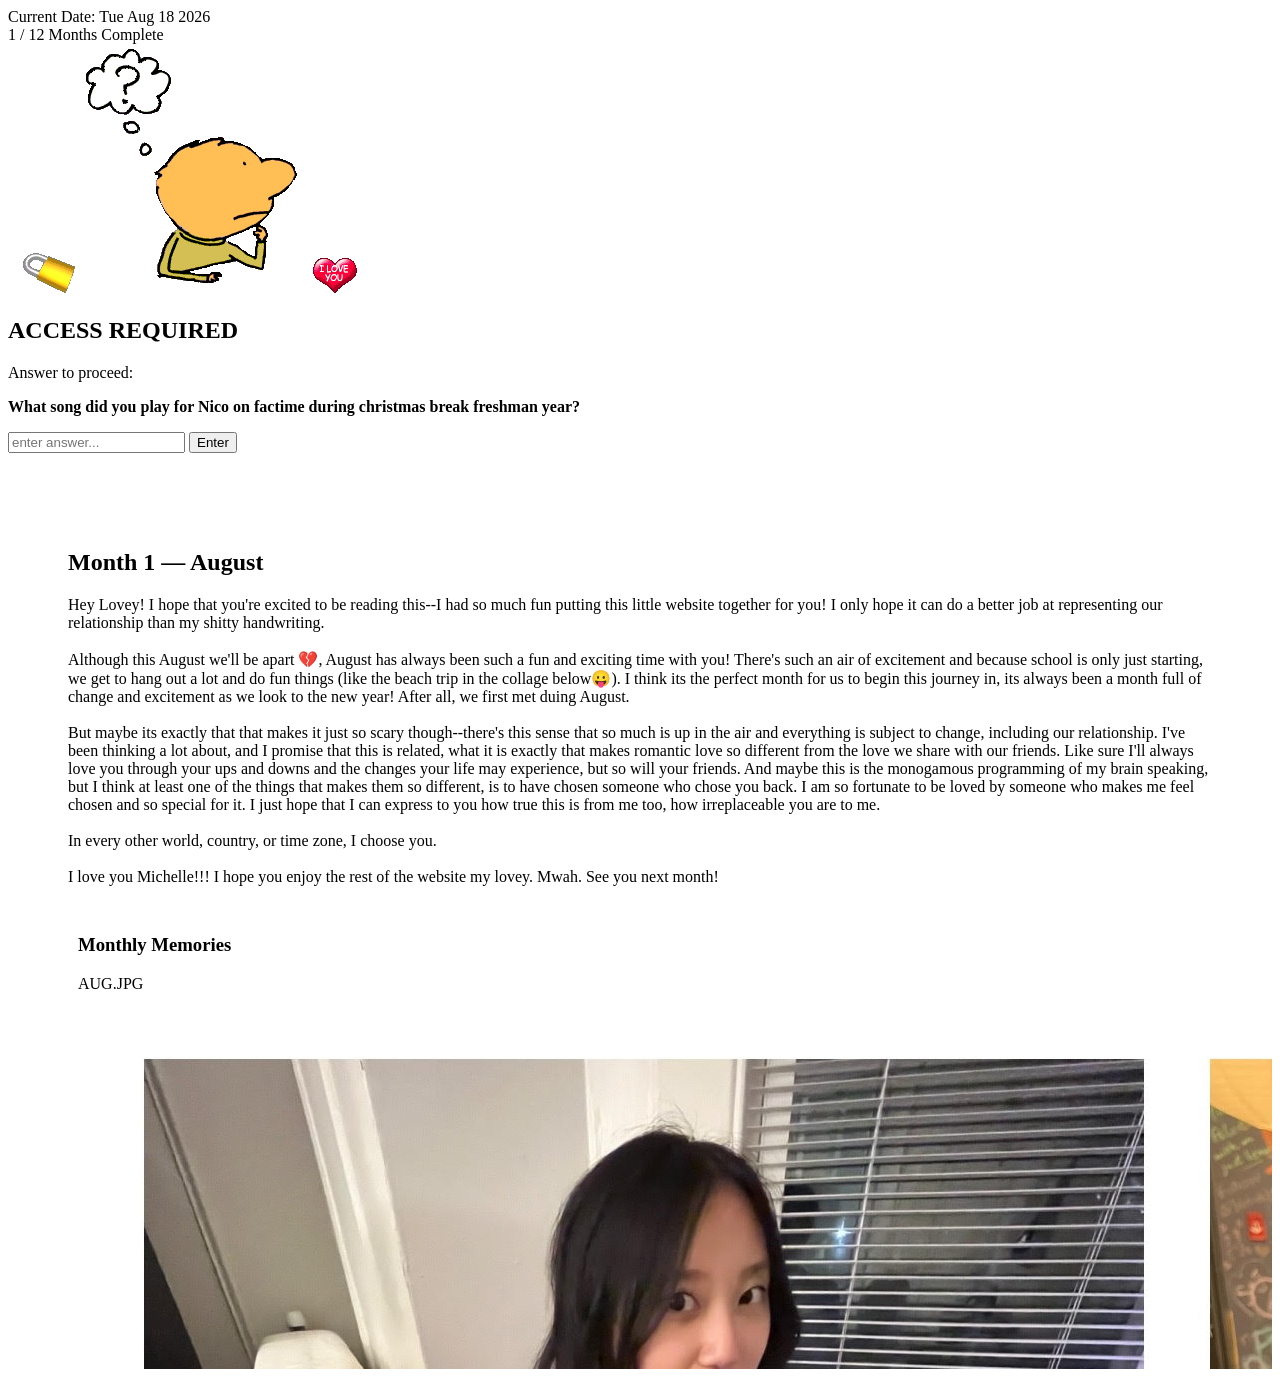
<file: index.html>
<!DOCTYPE html>
<html lang="en">
<head>
  <meta charset="UTF-8" />
  <meta name="viewport" content="width=device-width, initial-scale=1.0"/>
  <title>Michelle OS</title>

  <link rel="stylesheet" href="style.css">
</head>

<div id="system-bar">
    <div>
      Current Date: <span id="system-date">loading...</span>
    </div>
  
    <div id="progress-container">
      <span id="progress-text">0 / 12 Months Complete</span>
  
      <div id="progress-bar">
        <div id="progress-fill"></div>
      </div>
    </div>
  </div>
    
<body>
    <div id="gate">
        <div id="gate-box">
          <img id="gate-gif" src="images/lock.gif" alt="locking animation" />
          <img id="thinking-gif" src="images/thinking.gif" alt="thinking animation" />
          <img id="ily-gif" src="images/ily.gif" alt="ily animation" />

          <h2>ACCESS REQUIRED</h2>
          <p>Answer to proceed:</p>
      
          <p><strong>What song did you play for Nico on factime during christmas break freshman year?</strong></p>
      
          <input
          id="gate-input"
          placeholder="enter answer..."
          onkeydown="if(event.key==='Enter') checkGate()"
        />
          <button onclick="checkGate()">Enter</button>
      
          <p id="gate-result"></p>
      
        </div>
      </div>

      <div id="intro-message" class="hidden">
        <div id="boot-lines"></div>
    </div>
<!-- SIDE DECOR (optional images) -->
<div class="decor-left"></div>
<div class="decor-right"></div>


<div id="main-content" class="hidden">
  <div id="timeline">

  <!-- =========================
       MONTH TEMPLATE START
  ========================== -->

  <!-- MONTH 1 -->
  <section class="month" data-unlock="2026-08-01">

    <div class="month-header">
      <h2>Month 1 — August</h2>
      <p>Hey Lovey! I hope that you're excited to be reading this--I had so much fun putting this little website together for you! 
        I only hope it can do a better job at representing our relationship than my shitty handwriting. 
        <br> <br>
        Although this August we'll be apart &#128148;, August has always been such a fun and exciting time with you! There's such an air of excitement 
        and because school is only just starting, we get to hang out a lot and do fun things (like the beach trip in the collage below&#128539;). I think 
        its the perfect month for us to begin this journey in, its always been a month full of change and excitement as we look to the new year! After 
        all, we first met duing August.
        <br> <br>
        But maybe its exactly that that makes it just so scary though--there's this sense that so much is up in the air and everything is subject to 
        change, including our relationship. I've been thinking a lot about, and I promise that this is related, what it is exactly that makes romantic
        love so different from the love we share with our friends. Like sure I'll always love you through your ups and downs and the changes your life may 
        experience, but so will your friends. And maybe this is the monogamous programming of my brain speaking, but I think at least one of the things 
        that makes them so different, is to have chosen someone who chose you back. I am so fortunate to be loved by someone who makes me feel chosen and
        so special for it. I just hope that I can express to you how true this is from me too, how irreplaceable you are to me.
        
        <br> <br>In every other world, country, or time zone, I choose you.
        <br> <br>

        I love you Michelle!!! I hope you enjoy the rest of the website my lovey. Mwah. See you next month! </p>
    </div>
  
    <div class="month-body">
  
      <div class="memory">
        <h3>Monthly Memories</h3>
  
        <div class="photo-window">
          <div class="photo-titlebar">AUG.JPG</div>
          <img src="images/aug.jpg" class="memory-photo" alt="Month 1 collage">
        </div>
      </div>
  
      <div class="games">
        <div class="icon" onclick="loadGame(this,'Game 1')">
          <h3>Launch Game</h3>
        </div>
        <div class="game-container"></div>
      </div>
  
    </div>
  
    <div class="lock-overlay">
      🔒 Locked<br><small>Come back on <span class="date"></span></small>
    </div>
  
  </section>



  <!-- MONTH 2 -->
  <section class="month" data-unlock="2026-09-01">

    <div class="month-header">
      <h2>Month 2 — September</h2>
      <p>“Blank fill challenge"</p>
    </div>
  
    <div class="month-body">
  
      <div class="memory">
        <h3>Monthly Memories</h3>
        <div class="photo-window">
          <div class="photo-titlebar">SEPT.JPG</div>
          <img src="images/sep.JPG" class="memory-photo">
        </div>
      </div>
  
      <div class="games">
        <div class="icon" onclick="loadGame(this,'Game 2')">
          <h3>Launch Game</h3>
        </div>
        <div class="game-container"></div>
      </div>
  
    </div>
  
    <div class="lock-overlay">🔒 Locked<br><small>Come back on <span class="date"></span></small></div>
  </section>


  <!-- MONTH 3 -->
  <section class="month" data-unlock="2026-10-01">

    <div class="month-header">
      <h2>Month 3 — October</h2>
      <p>“Multiple choice trial"</p>
    </div>
  
    <div class="month-body">
  
      <div class="memory">
        <h3>Monthly Memories</h3>
        <div class="photo-window">
          <div class="photo-titlebar">OCT.JPG</div>
          <img src="images/oct.JPG" class="memory-photo">
        </div>
      </div>
  
      <div class="games">
        <div class="icon" onclick="loadGame(this,'Game 3')">
          <h3>Launch Game</h3>
        </div>
        <div class="game-container"></div>
      </div>
  
    </div>
  
    <div class="lock-overlay">🔒 Locked<br><small>Come back on <span class="date"></span></small></div>
  </section>

  <!-- MONTH 4 -->
  <section class="month" data-unlock="2026-11-01">

    <div class="month-header">
      <h2>Month 4 — November</h2>
      <p>“Picture memory"</p>
    </div>
  
    <div class="month-body">
  
      <div class="memory">
        <h3>Monthly Memories</h3>
        <div class="photo-window">
          <div class="photo-titlebar">NOV.JPG</div>
          <img src="images/nov.JPG" class="memory-photo">
        </div>
      </div>
  
      <div class="games">
        <div class="icon" onclick="loadGame(this,'Game 4')">
          <h3>Launch Game</h3>
        </div>
        <div class="game-container"></div>
      </div>
  
    </div>
  
    <div class="lock-overlay">🔒 Locked<br><small>Come back on <span class="date"></span></small></div>
  </section>


  <!-- MONTH 5 -->
  <section class="month" data-unlock="2026-12-01">

    <div class="month-header">
      <h2>Month 5 — December</h2>
      <p>“Fill in the memory"</p>
    </div>
  
    <div class="month-body">
  
      <div class="memory">
        <h3>Monthly Memories</h3>
        <div class="photo-window">
          <div class="photo-titlebar">DEC.JPG</div>
          <img src="images/dec.JPG" class="memory-photo">
        </div>
      </div>
  
      <div class="games">
        <div class="icon" onclick="loadGame(this,'Game 5')">
          <h3>Launch Game</h3>
        </div>
        <div class="game-container"></div>
      </div>
  
    </div>
  
    <div class="lock-overlay">🔒 Locked<br><small>Come back on <span class="date"></span></small></div>
  </section>


  <!-- MONTH 6 -->
  <section class="month" data-unlock="2027-01-01">

    <div class="month-header">
      <h2>Month 6 — January</h2>
      <p>“Choice under pressure"</p>
    </div>
  
    <div class="month-body">
  
      <div class="memory">
        <h3>Monthly Memories</h3>
        <div class="photo-window">
          <div class="photo-titlebar">JAN.JPG</div>
          <img src="images/jan.JPG" class="memory-photo">
        </div>
      </div>
  
      <div class="games">
        <div class="icon" onclick="loadGame(this,'Game 6')">
          <h3>Launch Game</h3>
        </div>
        <div class="game-container"></div>
      </div>
  
    </div>
  
    <div class="lock-overlay">🔒 Locked<br><small>Come back on <span class="date"></span></small></div>
  </section>


  <!-- MONTH 7 -->
  <section class="month" data-unlock="2027-02-01">
    <div class="month-header">
      <h2>Month 7 — February</h2>
      <p>“Audio memory returns"</p>
    </div>
  
    <div class="month-body">
  
      <div class="memory">
        <h3>Monthly Memories</h3>
        <div class="photo-window">
          <div class="photo-titlebar">FEB.JPG</div>
          <img src="images/feb.jpeg" class="memory-photo">
        </div>
      </div>
  
      <div class="games">
        <div class="icon" onclick="loadGame(this,'Game 7')">
          <h3>Launch Game</h3>
        </div>
        <div class="game-container"></div>
      </div>
  
    </div>
  
    <div class="lock-overlay">🔒 Locked<br><small>Come back on <span class="date"></span></small></div>
  </section>


  <!-- MONTH 8 -->
  <section class="month" data-unlock="2027-03-01">
    <div class="month-header">
      <h2>Month 8 — March</h2>
      <p>“Reconstruction"</p>
    </div>
  
    <div class="month-body">
  
      <div class="memory">
        <h3>Monthly Memories</h3>
        <div class="photo-window">
          <div class="photo-titlebar">MARCH.JPG</div>
          <img src="images/mar.jpeg" class="memory-photo">
        </div>
      </div>
  
      <div class="games">
        <div class="icon" onclick="loadGame(this,'Game 8')">
          <h3>Launch Game</h3>
        </div>
        <div class="game-container"></div>
      </div>
  
    </div>
  
    <div class="lock-overlay">🔒 Locked<br><small>Come back on <span class="date"></span></small></div>
  </section>


  <!-- MONTH 9 -->
  <section class="month" data-unlock="2027-04-01">

    <div class="month-header">
      <h2>Month 9 — April</h2>
      <p>“Blank fill challenge"</p>
    </div>
  
    <div class="month-body">
  
      <div class="memory">
        <h3>Monthly Memories</h3>
  
        <div class="photo-window">
          <div class="photo-titlebar">APRIL.JPG</div>
          <img src="images/apr.jpeg" class="memory-photo" alt="Month 9 collage">
        </div>
      </div>
  
      <div class="games">
        <div class="icon" onclick="loadGame(this,'Game 9')">
          <h3>Launch Game</h3>
        </div>
        <div class="game-container"></div>
      </div>
  
    </div>
  
    <div class="lock-overlay">
      🔒 Locked<br>
      <small>Come back on <span class="date"></span></small>
    </div>
  
  </section>

  <!-- MONTH 10 -->
  <section class="month" data-unlock="2027-05-01">

    <div class="month-header">
      <h2>Month 10 — May</h2>
      <p>“Multiple choice memory"</p>
    </div>
  
    <div class="month-body">
  
      <div class="memory">
        <h3>Monthly Memories</h3>
  
        <div class="photo-window">
          <div class="photo-titlebar">MAY.JPG</div>
          <img src="images/may.jpeg" class="memory-photo" alt="Month 10 collage">
        </div>
      </div>
  
      <div class="games">
        <div class="icon" onclick="loadGame(this,'Game 10')">
          <h3>Launch Game</h3>
        </div>
        <div class="game-container"></div>
      </div>
  
    </div>
  
    <div class="lock-overlay">
      🔒 Locked<br>
      <small>Come back on <span class="date"></span></small>
    </div>
  
  </section>

  <!-- MONTH 11 -->
<section class="month" data-unlock="2027-06-01">

    <div class="month-header">
      <h2>Month 11 — June</h2>
      <p>“Final reconstruction"</p>
    </div>
  
    <div class="month-body">
  
      <div class="memory">
        <h3>Monthly Memories</h3>
  
        <div class="photo-window">
          <div class="photo-titlebar">JUNE.JPG</div>
          <img src="images/jun.jpeg" class="memory-photo">
        </div>
      </div>
  
      <div class="games">
        <div class="icon" onclick="loadGame(this,'Game 11')">
          <h3>Launch Game</h3>
        </div>
        <div class="game-container"></div>
      </div>
  
    </div>
  
    <div class="lock-overlay">
      🔒 Locked<br>
      <small>Come back on <span class="date"></span></small>
    </div>
  
  </section>
  
  
  <!-- MONTH 12 -->
  <section class="month" data-unlock="2027-07-01">
  
    <div class="month-header">
      <h2>Month 12 — July</h2>
      <p>“Residual signal"</p>
    </div>
  
    <div class="month-body">
  
      <div class="memory">
        <h3>Monthly Memories</h3>
  
        <div class="photo-window">
          <div class="photo-titlebar">JULY.JPG</div>
          <img src="images/jul.jpeg" class="memory-photo">
        </div>
      </div>
  
      <div class="games">
        <div class="icon" onclick="loadGame(this,'Game 12')">
          <h3>Launch Game</h3>
        </div>
        <div class="game-container"></div>
      </div>
  
    </div>
  
    <div class="lock-overlay">
      🔒 Locked<br>
      <small>Come back on <span class="date"></span></small>
    </div>
  
  </section>


<!-- FLOATING WINDOW -->
<div id="window">
  <div id="titlebar">
    <span id="title">App</span>
    <span id="close" onclick="closeWindow()">✕</span>
  </div>
  <div id="content"></div>
</div>

<script src="script.js" defer></script>

</body>
</html>
</file>
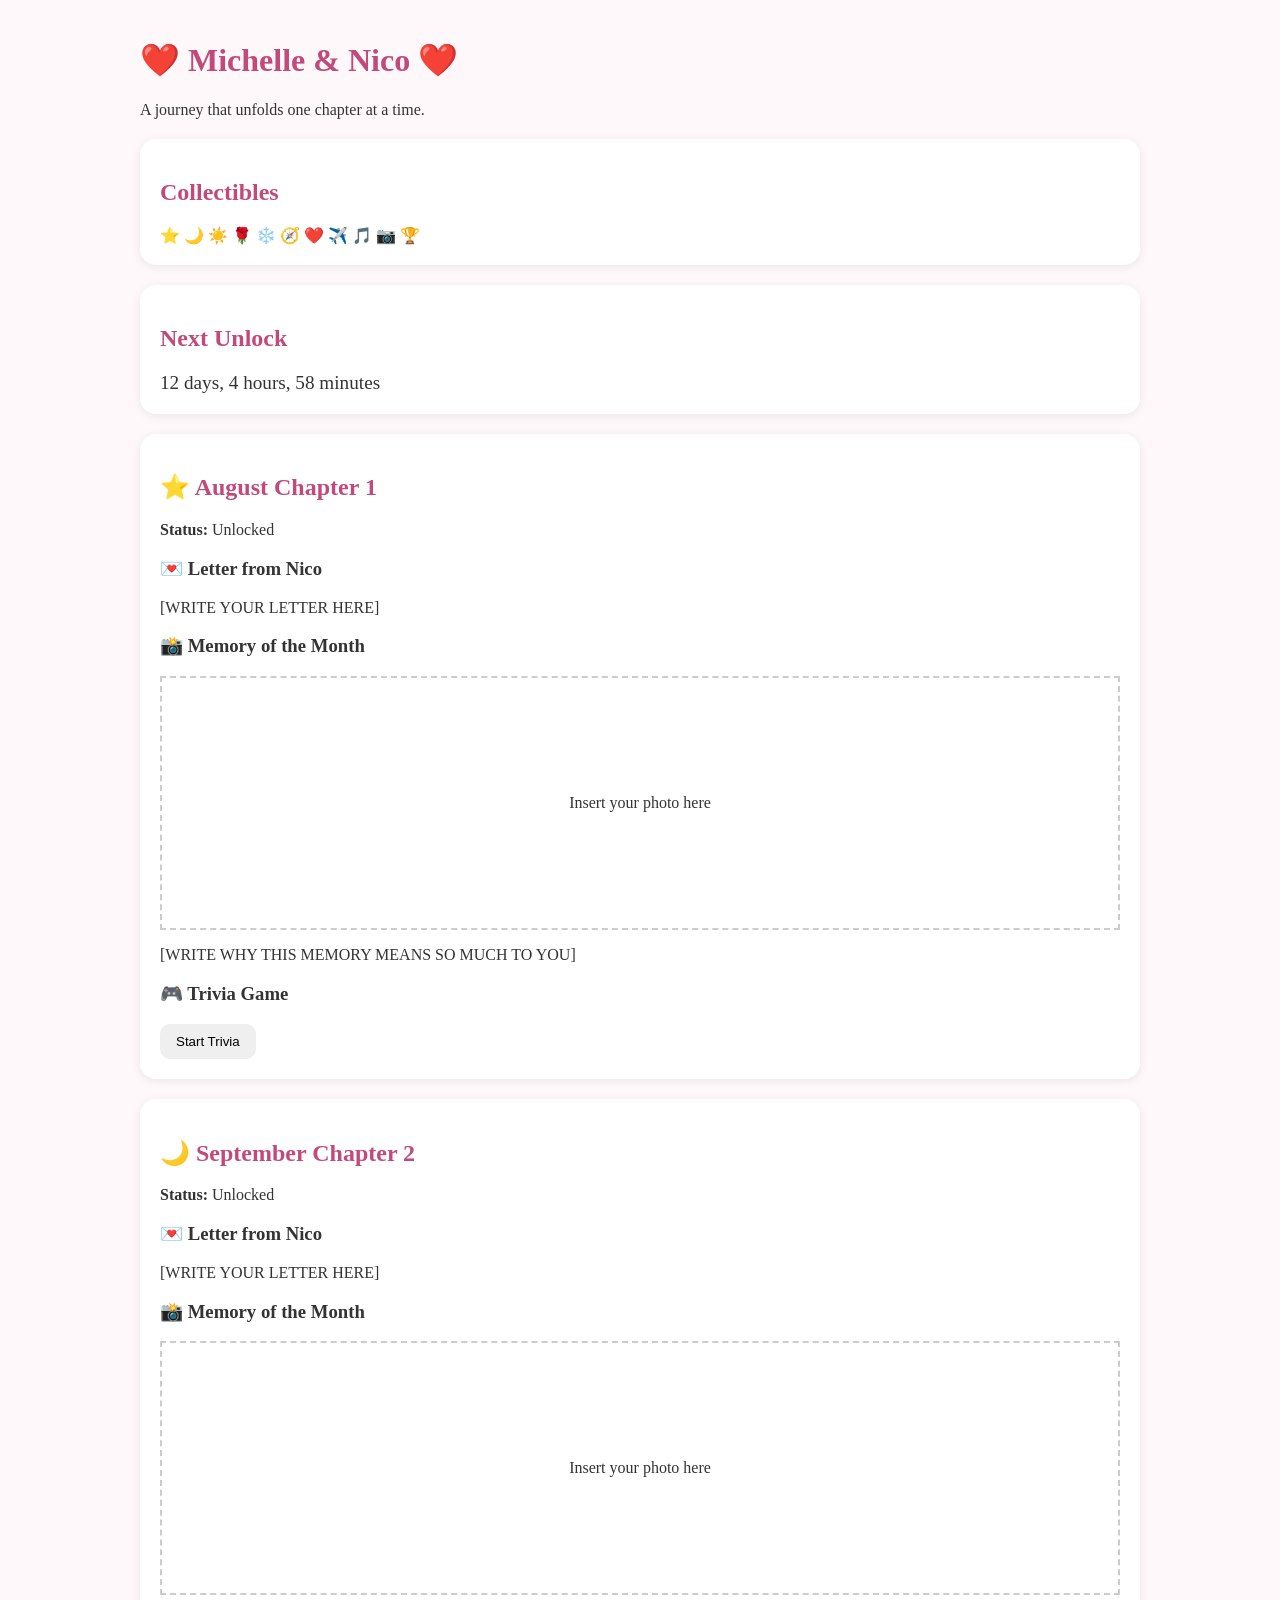
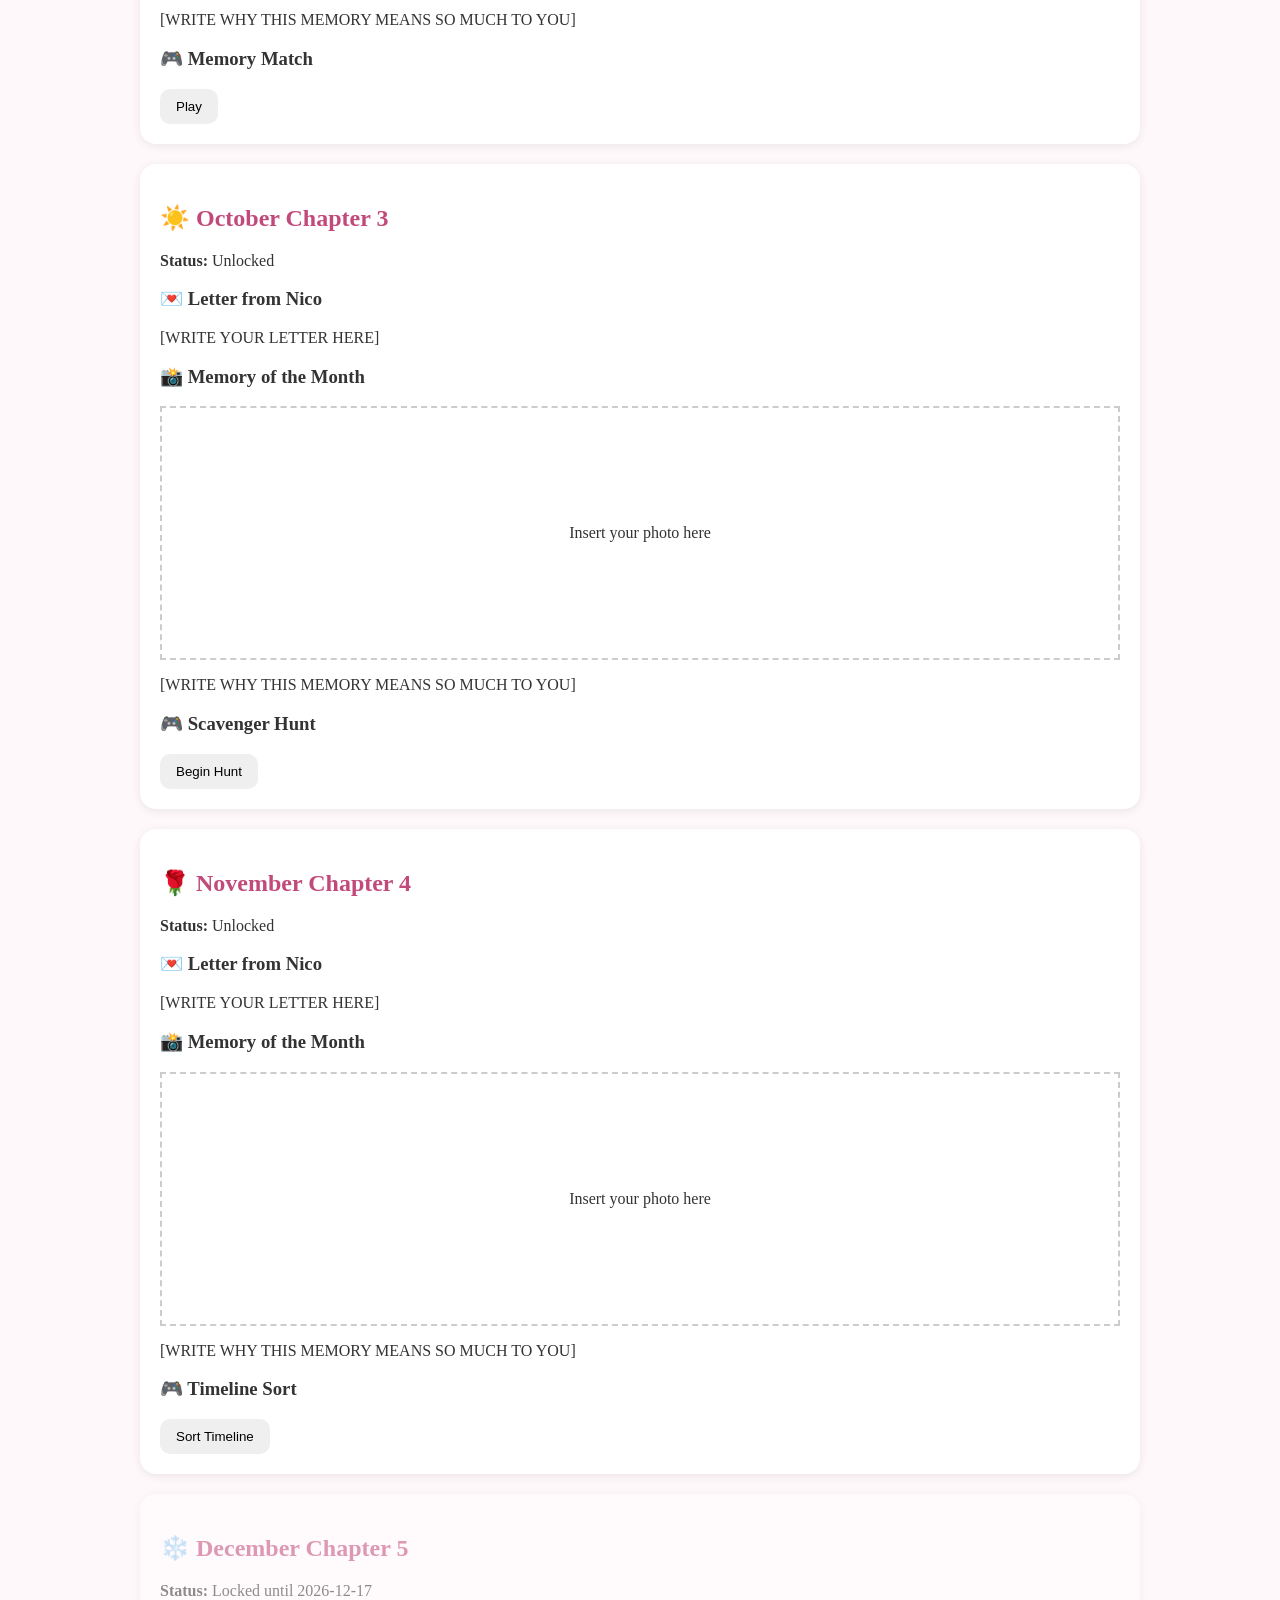
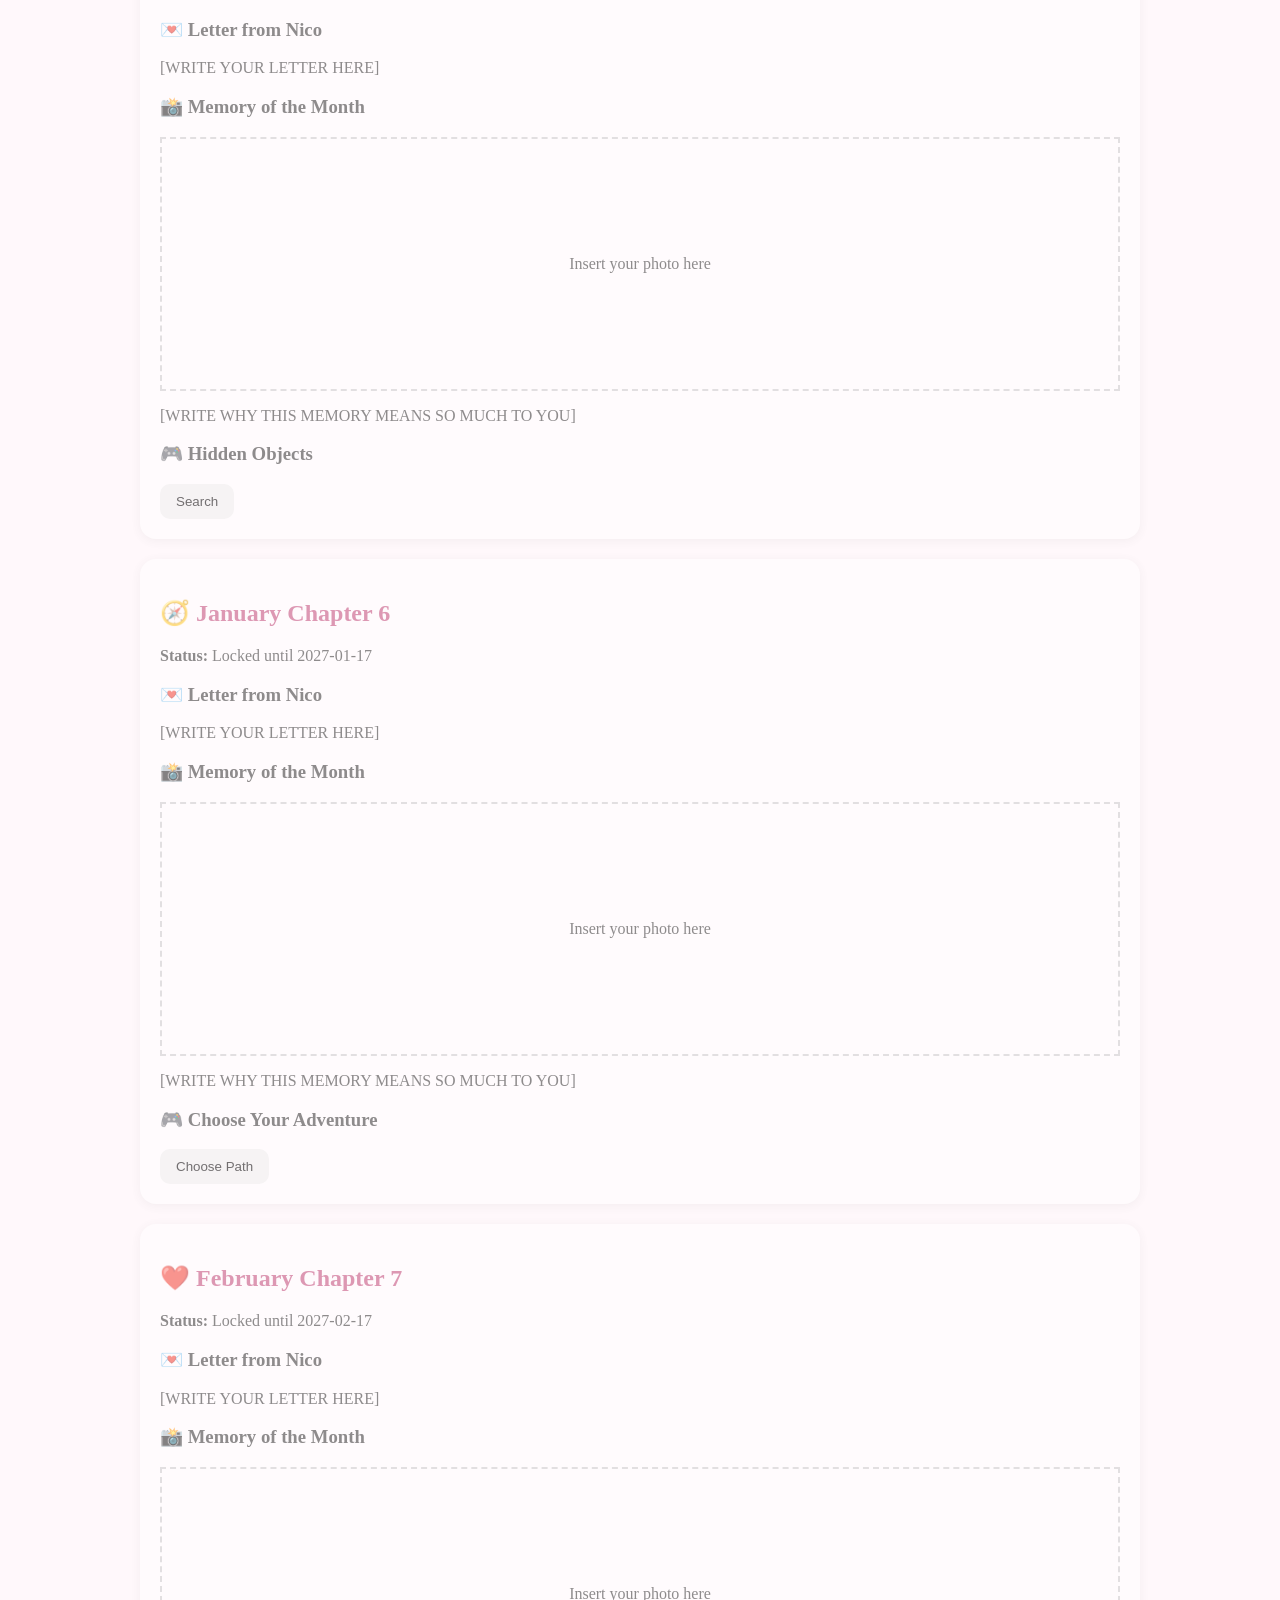
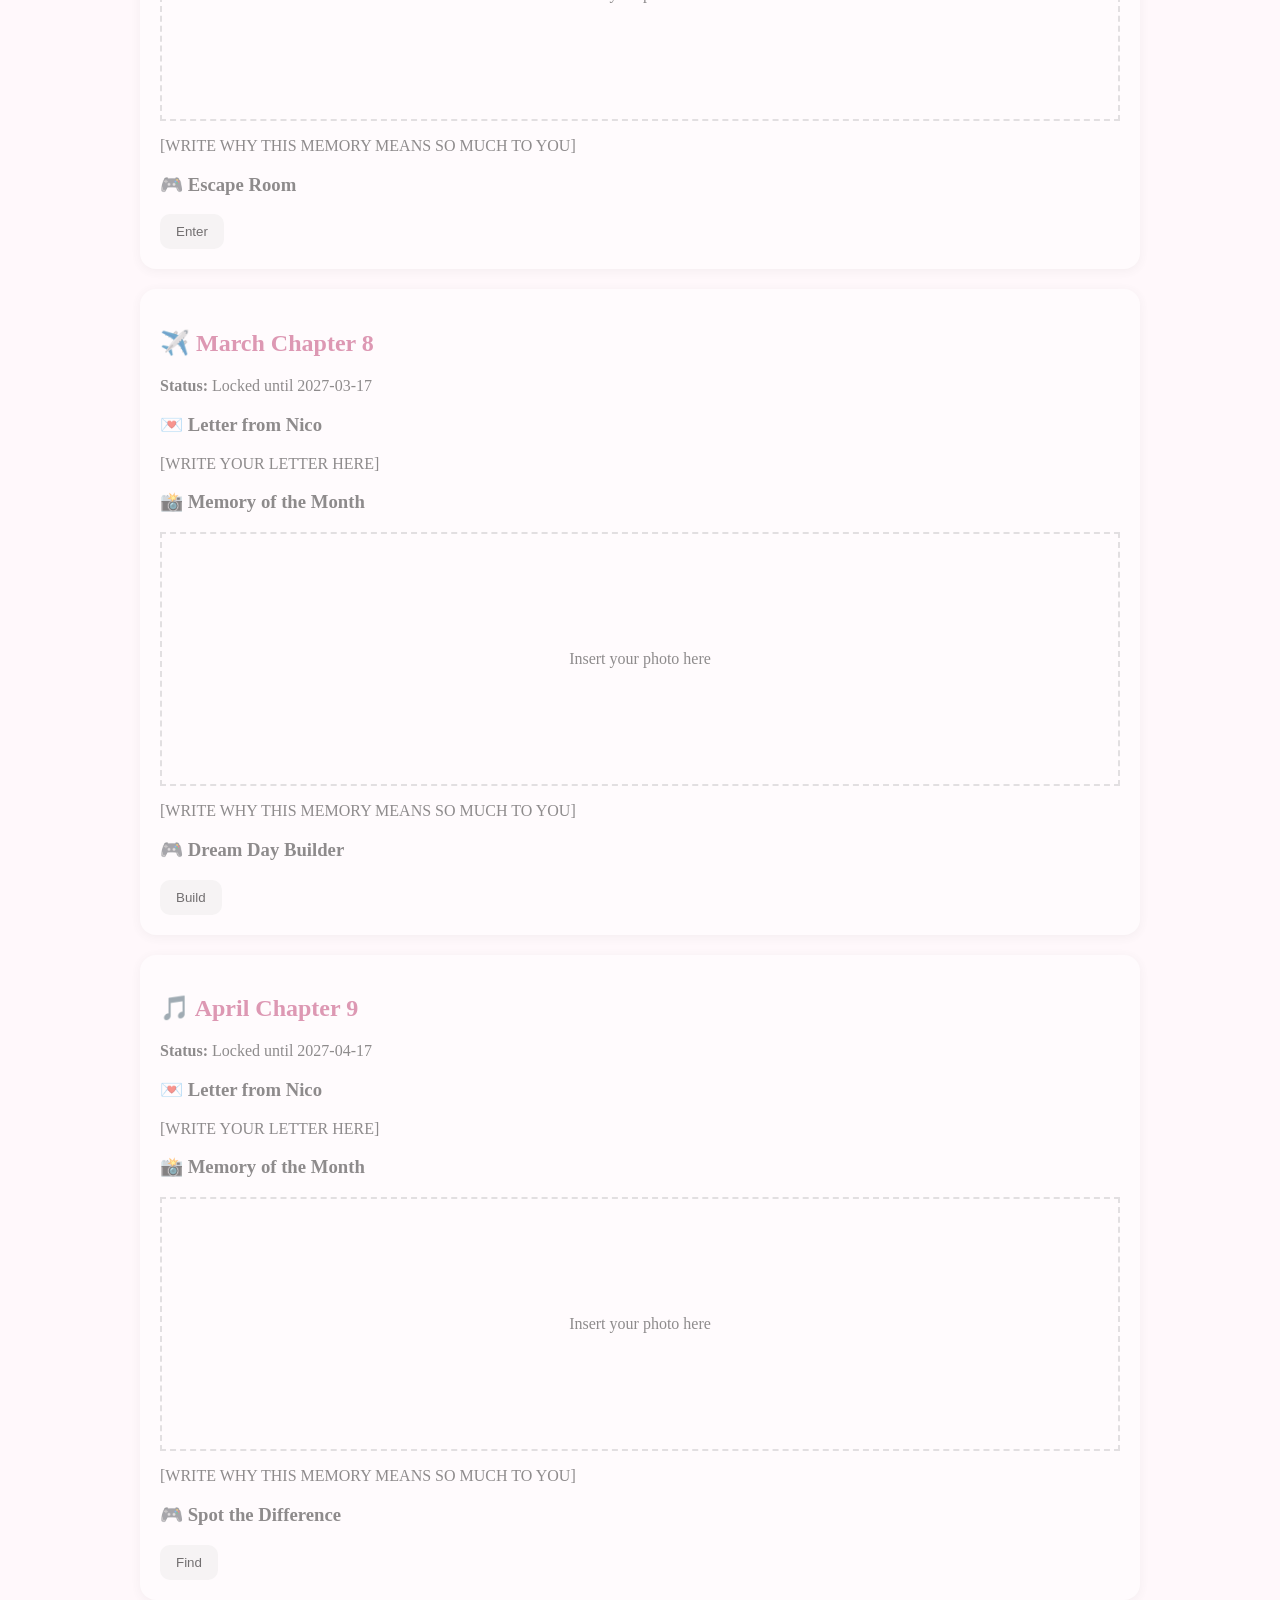
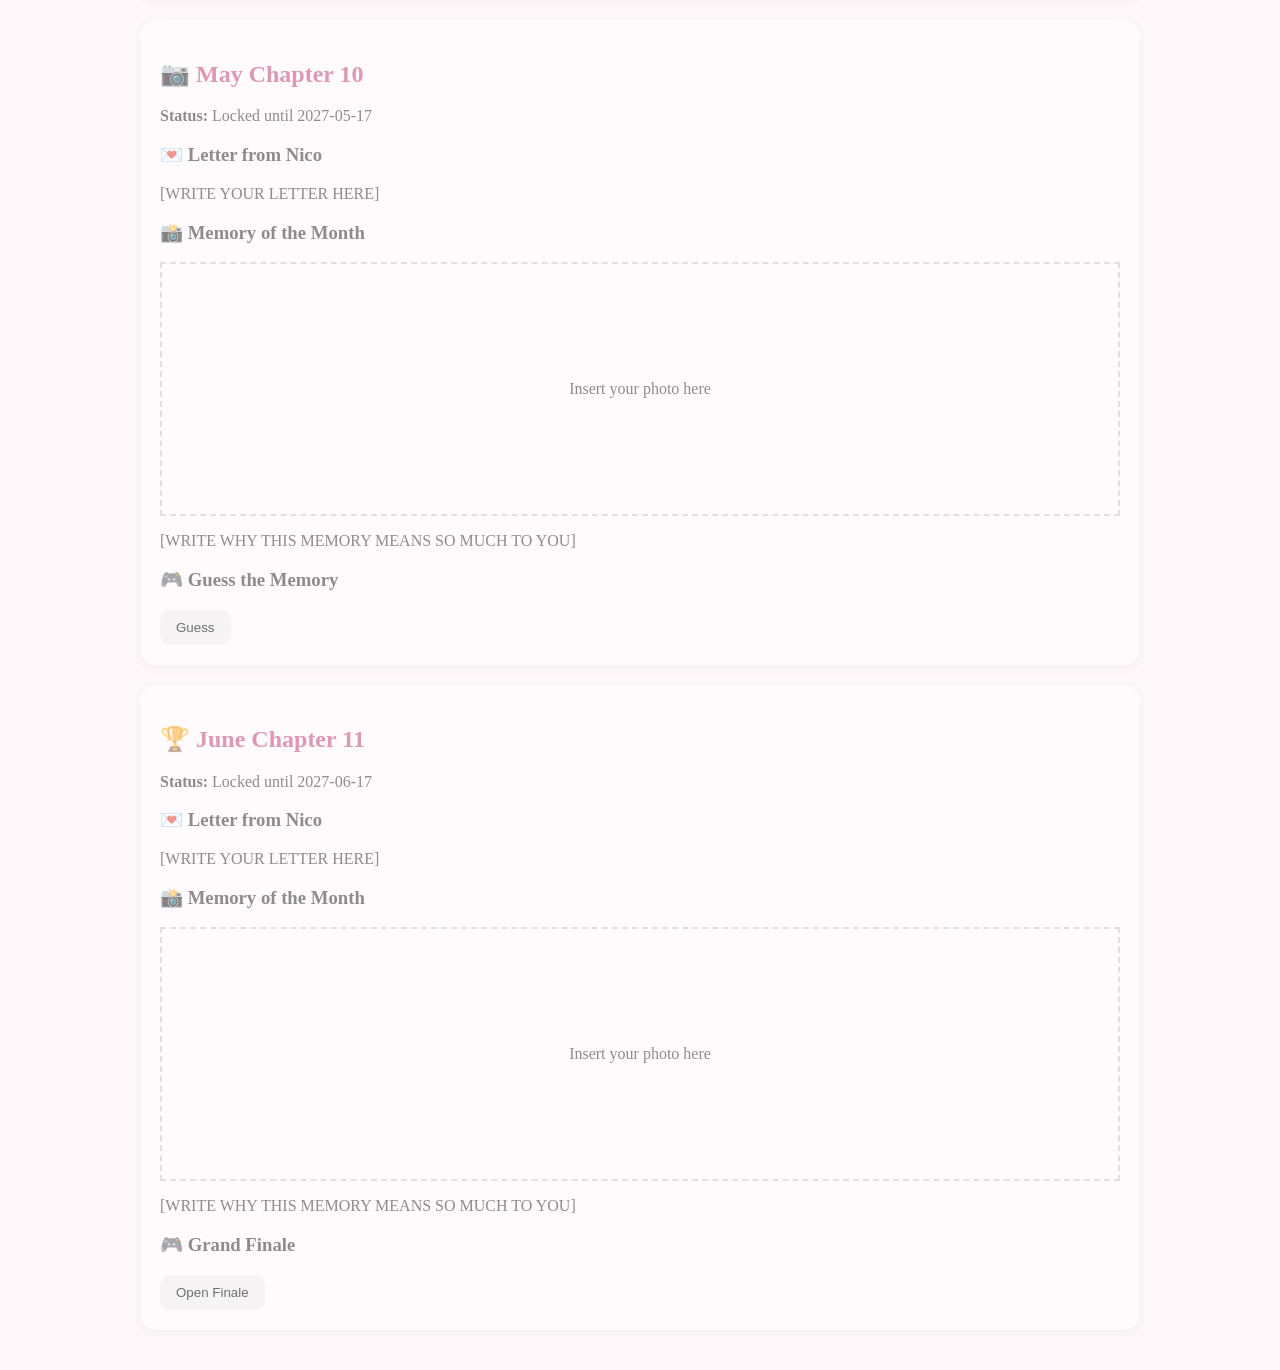
<file: formichelle.html>
<!DOCTYPE html>
<html lang="en">
<head>
<meta charset="UTF-8">
<meta name="viewport" content="width=device-width, initial-scale=1.0">
<title>For Michelle ❤️</title>
<style>
body{font-family:Georgia,serif;background:#fff8fb;color:#333;max-width:1000px;margin:auto;padding:20px}
h1,h2{color:#c24a7a}
.card{background:white;padding:20px;margin:20px 0;border-radius:16px;box-shadow:0 2px 10px rgba(0,0,0,.08)}
.locked{opacity:.55}
.badge{display:inline-block;margin:4px;padding:8px 12px;border-radius:999px;background:#f3d7e4}
.photo{height:250px;border:2px dashed #ccc;display:flex;align-items:center;justify-content:center}
button{padding:10px 16px;border:none;border-radius:10px;cursor:pointer}
#countdown{font-size:1.2em}
</style>
</head>
<body>
<h1>❤️ Michelle & Nico ❤️</h1>
<p>A journey that unfolds one chapter at a time.</p>
<div class="card">
<h2>Collectibles</h2>
<div>⭐ 🌙 ☀️ 🌹 ❄️ 🧭 ❤️ ✈️ 🎵 📷 🏆</div>
</div>

<div class="card">
<h2>Next Unlock</h2>
<div id="countdown"></div>
</div>

<div id="months"></div>

<script>
const months=[
["2026-08-17","August","⭐","Trivia Game"],
["2026-09-17","September","🌙","Memory Match"],
["2026-10-17","October","☀️","Scavenger Hunt"],
["2026-11-17","November","🌹","Timeline Sort"],
["2026-12-17","December","❄️","Hidden Objects"],
["2027-01-17","January","🧭","Choose Your Adventure"],
["2027-02-17","February","❤️","Escape Room"],
["2027-03-17","March","✈️","Dream Day Builder"],
["2027-04-17","April","🎵","Spot the Difference"],
["2027-05-17","May","📷","Guess the Memory"],
["2027-06-17","June","🏆","Grand Finale"]
];

const now=new Date();
const container=document.getElementById("months");

months.forEach((m,i)=>{
 const unlock=new Date(m[0]+"T00:00:00");
 const unlocked=now>=unlock;

 const div=document.createElement("div");
 div.className="card "+(unlocked?"":"locked");

 div.innerHTML=`
 <h2>${m[2]} ${m[1]} Chapter ${i+1}</h2>
 <p><strong>Status:</strong> ${unlocked?"Unlocked":"Locked until "+m[0]}</p>

 <h3>💌 Letter from Nico</h3>
 <p>[WRITE YOUR LETTER HERE]</p>

 <h3>📸 Memory of the Month</h3>
 <div class="photo">Insert your photo here</div>
 <p>[WRITE WHY THIS MEMORY MEANS SO MUCH TO YOU]</p>

 <h3>🎮 ${m[3]}</h3>
 <div id="game${i}">${gameHTML(i)}</div>
 `;
 container.appendChild(div);
});

function gameHTML(i){
switch(i){
case 0:return '<button onclick="alert(`Trivia placeholder`)">Start Trivia</button>';
case 1:return '<button onclick="alert(`Memory Match placeholder`)">Play</button>';
case 2:return '<button onclick="alert(`Scavenger Hunt placeholder`)">Begin Hunt</button>';
case 3:return '<button onclick="alert(`Timeline Sort placeholder`)">Sort Timeline</button>';
case 4:return '<button onclick="alert(`Hidden Objects placeholder`)">Search</button>';
case 5:return '<button onclick="alert(`Adventure placeholder`)">Choose Path</button>';
case 6:return '<button onclick="alert(`Escape Room placeholder`)">Enter</button>';
case 7:return '<button onclick="alert(`Dream Day Builder placeholder`)">Build</button>';
case 8:return '<button onclick="alert(`Spot the Difference placeholder`)">Find</button>';
case 9:return '<button onclick="alert(`Guess the Memory placeholder`)">Guess</button>';
case 10:return '<button onclick="document.getElementById(`capsule`).style.display=`block`">Open Finale</button><div id="capsule" style="display:none;margin-top:15px"><h4>Time Capsule</h4><p>Your final letter, slideshow, and video go here.</p></div>';
}
}

const future=months.map(x=>new Date(x[0]+"T00:00:00")).find(d=>d>now);
function updateCountdown(){
 if(!future){document.getElementById("countdown").innerText="All chapters unlocked ❤️";return;}
 const diff=future-now;
 const days=Math.floor(diff/86400000);
 const hrs=Math.floor((diff%86400000)/3600000);
 const mins=Math.floor((diff%3600000)/60000);
 document.getElementById("countdown").innerText=`${days} days, ${hrs} hours, ${mins} minutes`;
}
updateCountdown();
</script>
</body>
</html>
</file>
<file: style.css>
#timeline {
  width: 100%;
  height: 100vh;
  overflow-y: auto;
  padding: 40px;
  box-sizing: border-box;
}

/* each month is a full "panel" */
.month {
  margin-bottom: 80px;
  padding: 20px;
  background: var(--window);
  border: 2px solid var(--accent);
  box-shadow: 6px 6px 0 var(--shadow);
}

/* header section */
.month-header {
  border-bottom: 2px solid var(--accent);
  margin-bottom: 20px;
}

/* split layout */
.month-body {
  display: flex;
  gap: 20px;
}

/* left memory column */
.memory {
  flex: 1;
  padding: 10px;
  border-right: 2px dashed var(--accent);
}

/* right game column */
.games {
  flex: 1;
  padding: 10px;
  display: flex;
  flex-wrap: wrap;
  gap: 10px;
}

/* reuse your icon style but smaller if needed */
.games .icon {
  width: 90px;
  height: 90px;
}
</file>
